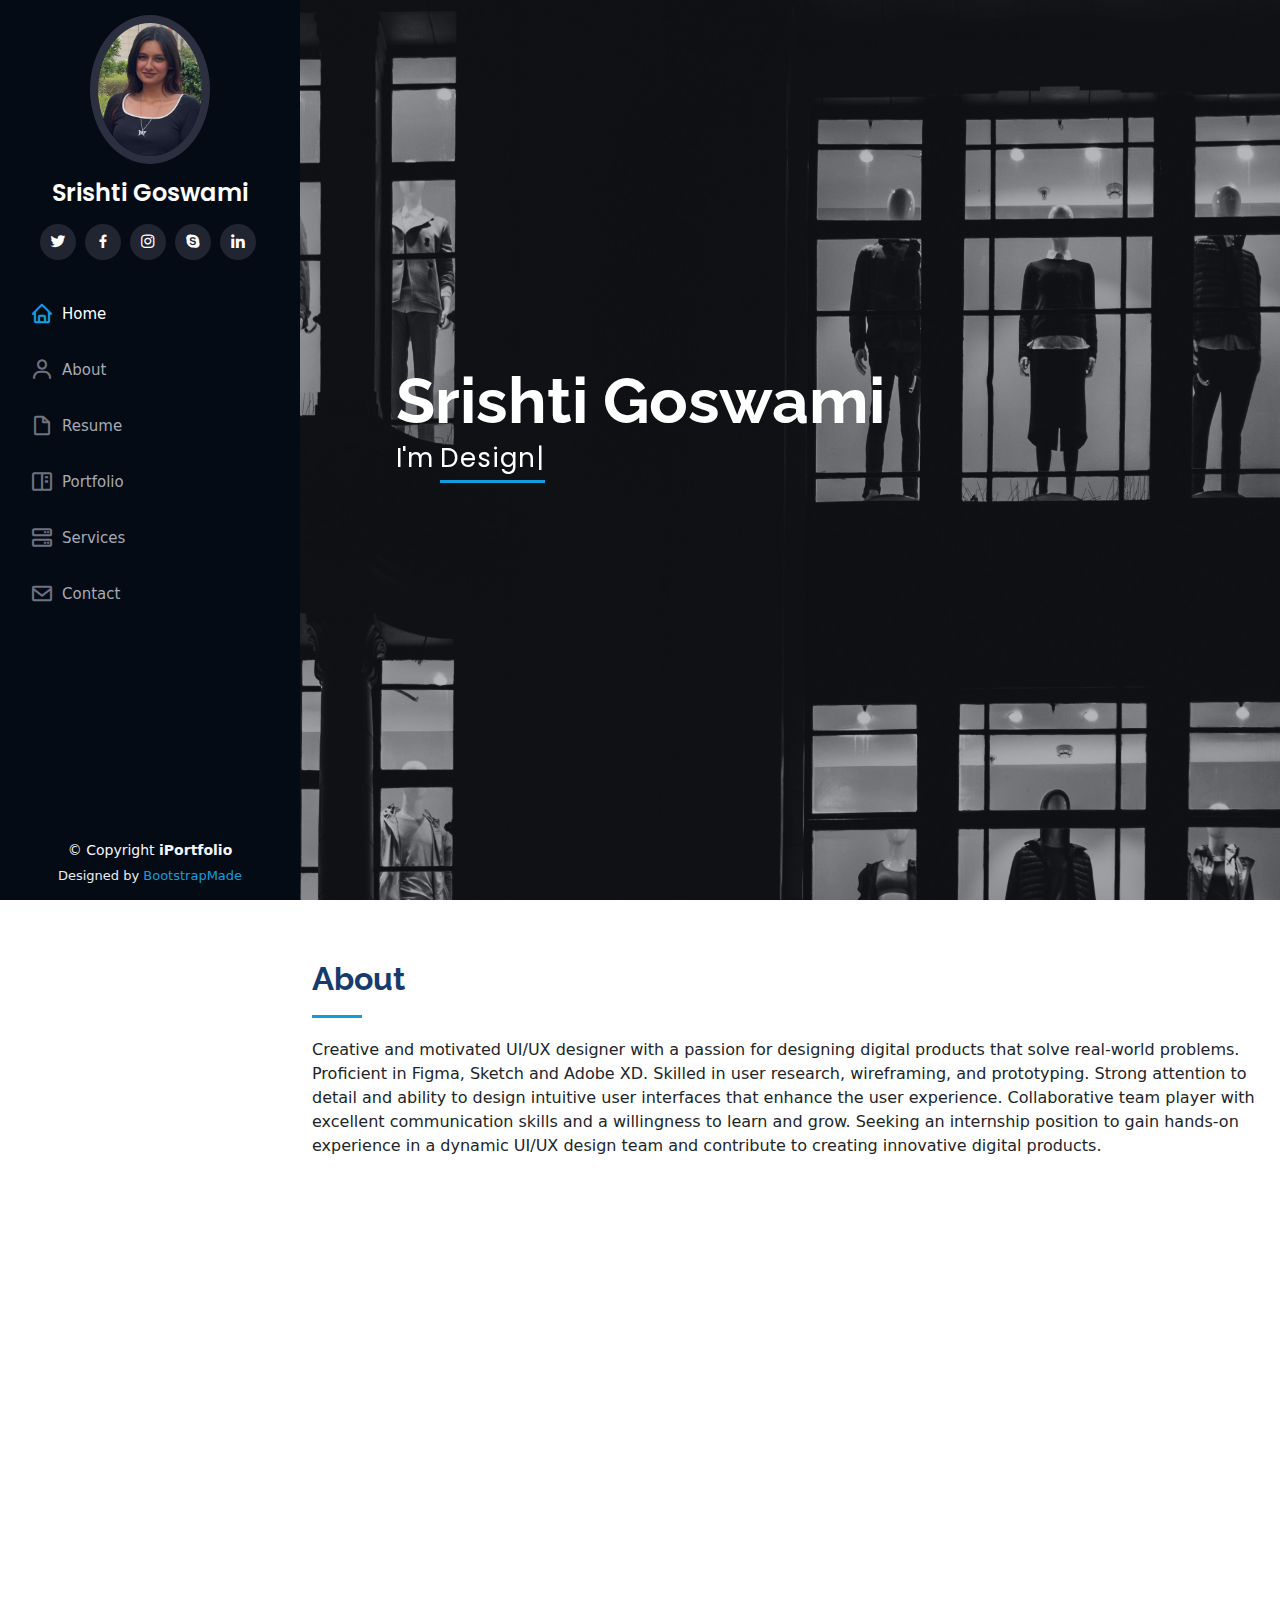
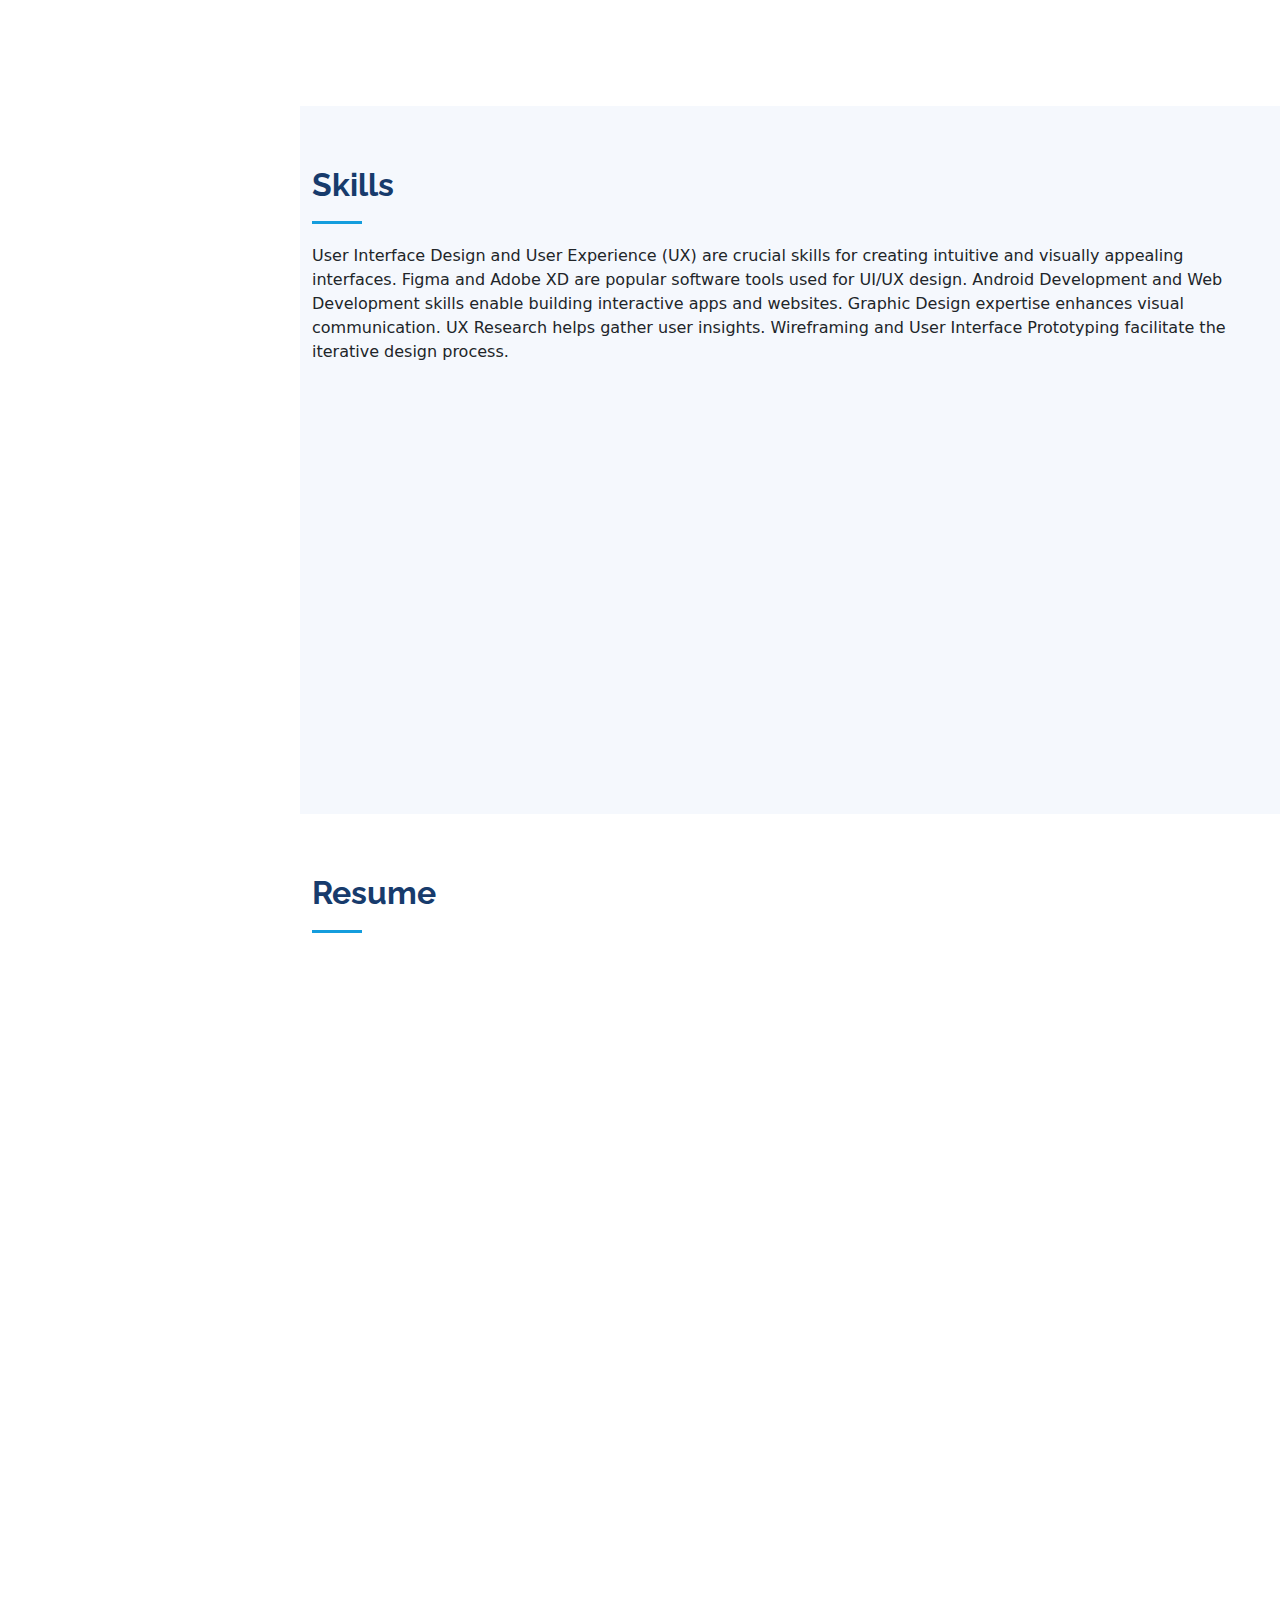
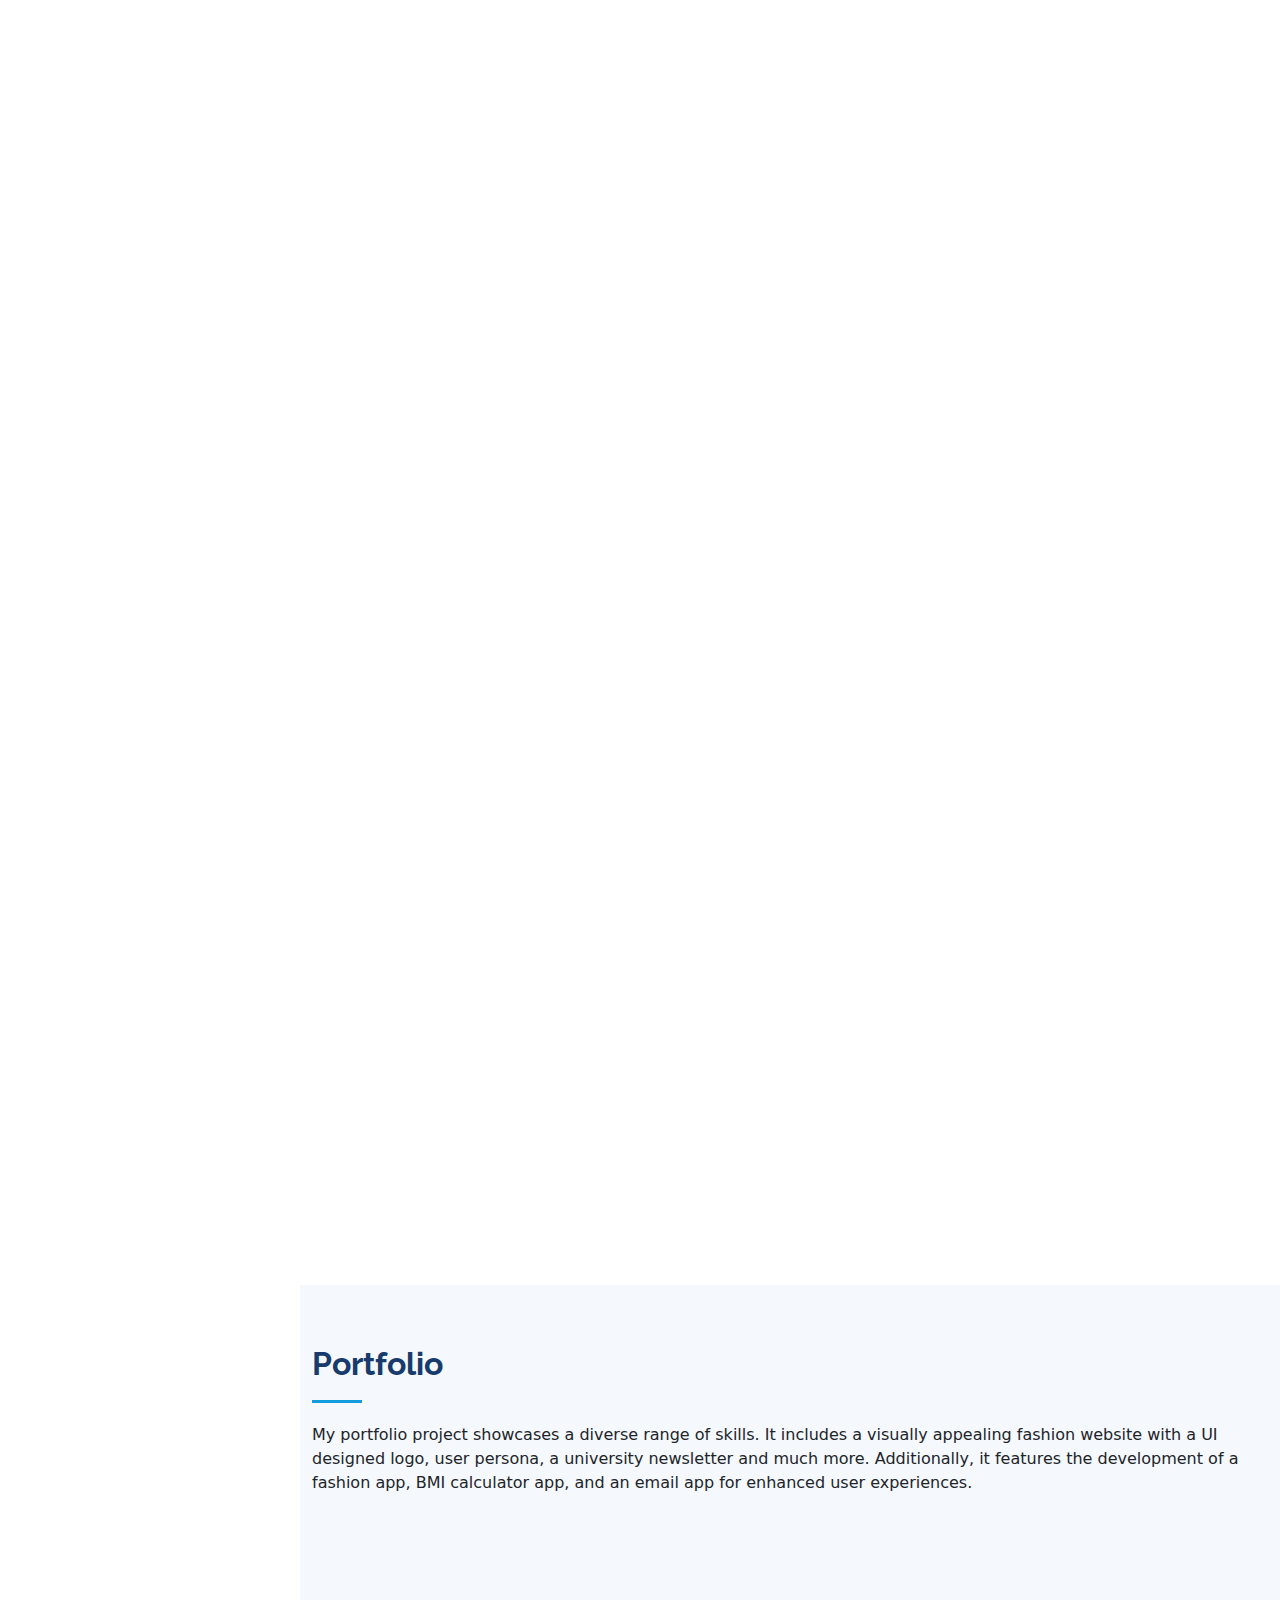
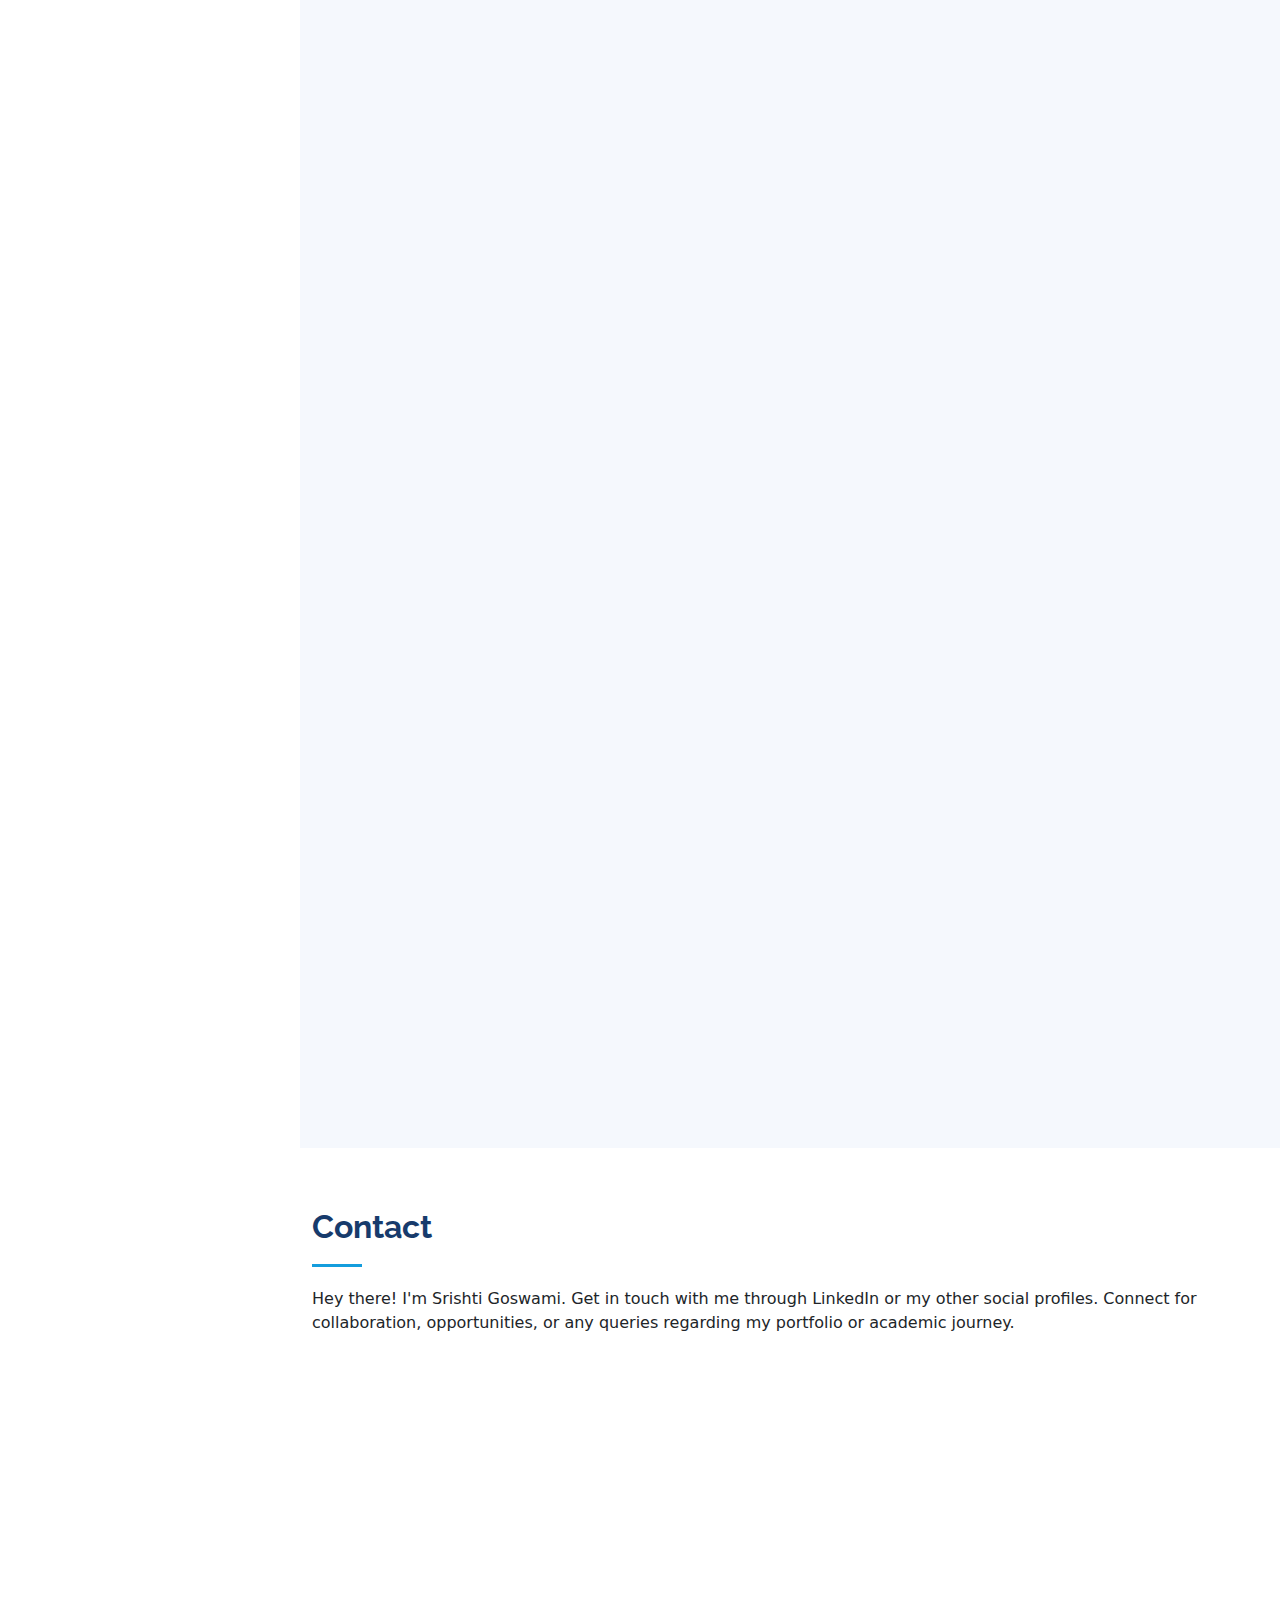
<file: index.html>
<!DOCTYPE html>
<html lang="en">

<head>
  <meta charset="utf-8">
  <meta content="width=device-width, initial-scale=1.0" name="viewport">

  <title>Srishti Goswami</title>
  <meta content="" name="description">
  <meta content="" name="keywords">

  <!-- Favicons -->
  <link href="assets/img/favicon.png" rel="icon">
  <link href="assets/img/apple-touch-icon.png" rel="apple-touch-icon">

  <!-- Google Fonts -->
  <link href="https://fonts.googleapis.com/css?family=Open+Sans:300,300i,400,400i,600,600i,700,700i|Raleway:300,300i,400,400i,500,500i,600,600i,700,700i|Poppins:300,300i,400,400i,500,500i,600,600i,700,700i" rel="stylesheet">

  <!-- Vendor CSS Files -->
  <link href="assets/vendor/aos/aos.css" rel="stylesheet">
  <link href="assets/vendor/bootstrap/css/bootstrap.min.css" rel="stylesheet">
  <link href="assets/vendor/bootstrap-icons/bootstrap-icons.css" rel="stylesheet">
  <link href="assets/vendor/boxicons/css/boxicons.min.css" rel="stylesheet">
  <link href="assets/vendor/glightbox/css/glightbox.min.css" rel="stylesheet">
  <link href="assets/vendor/swiper/swiper-bundle.min.css" rel="stylesheet">

  <!-- Template Main CSS File -->
  <link href="assets/css/style.css" rel="stylesheet">

 
</head>

<body>

  <!-- ======= Mobile nav toggle button ======= -->
  <i class="bi bi-list mobile-nav-toggle d-xl-none"></i>

  <!-- ======= Header ======= -->
  <header id="header">
    <div class="d-flex flex-column">

      <div class="profile">
        <img src="assets/img/21.jpeg" alt="" class="img-fluid rounded-circle">
        <h1 class="text-light"><a href="index.html">Srishti Goswami</a></h1>
        <div class="social-links mt-3 text-center">
          <a href="#" class="twitter"><i class="bx bxl-twitter"></i></a>
          <a href="#" class="facebook"><i class="bx bxl-facebook"></i></a>
          <a href="#" class="instagram"><i class="bx bxl-instagram"></i></a>
          <a href="#" class="google-plus"><i class="bx bxl-skype"></i></a>
          <a href="#" class="linkedin"><i class="bx bxl-linkedin"></i></a>
        </div>
      </div>

      <nav id="navbar" class="nav-menu navbar">
        <ul>
          <li><a href="#hero" class="nav-link scrollto active"><i class="bx bx-home"></i> <span>Home</span></a></li>
          <li><a href="#about" class="nav-link scrollto"><i class="bx bx-user"></i> <span>About</span></a></li>
          <li><a href="#resume" class="nav-link scrollto"><i class="bx bx-file-blank"></i> <span>Resume</span></a></li>
          <li><a href="#portfolio" class="nav-link scrollto"><i class="bx bx-book-content"></i> <span>Portfolio</span></a></li>
          <li><a href="#services" class="nav-link scrollto"><i class="bx bx-server"></i> <span>Services</span></a></li>
          <li><a href="#contact" class="nav-link scrollto"><i class="bx bx-envelope"></i> <span>Contact</span></a></li>
        </ul>
      </nav><!-- .nav-menu -->
    </div>
  </header><!-- End Header -->

  <!-- ======= Hero Section ======= -->
  <section id="hero" class="d-flex flex-column justify-content-center align-items-center">
    <div class="hero-container" data-aos="fade-in">
      <h1>Srishti Goswami</h1>
      <p>I'm <span class="typed" data-typed-items="Designer, Developer"></span></p>
    </div>
  </section><!-- End Hero -->

  <main id="main">

    <!-- ======= About Section ======= -->
    <section id="about" class="about">
      <div class="container">

        <div class="section-title">
          <h2>About</h2>
          <p>Creative and motivated UI/UX designer with a passion for designing digital products that solve real-world
            problems. Proficient in Figma, Sketch and Adobe XD. Skilled in user research, wireframing, and prototyping.
            Strong attention to detail and ability to design intuitive user interfaces that enhance the user experience.
            Collaborative team player with excellent communication skills and a willingness to learn and grow. Seeking
            an internship position to gain hands-on experience in a dynamic UI/UX design team and contribute to creating
            innovative digital products.</p>
        </div>

        <div class="row">
          <div class="col-lg-4" data-aos="fade-right">
            <img src="assets/img/17.jpg" class="img-fluid" alt="">
          </div>
          <div class="col-lg-8 pt-4 pt-lg-0 content" data-aos="fade-left">
            <h3>UI/UX Designer &amp; Web Developer.</h3>
            <p class="fst-italic">
              As a UI/UX designer and web developer, I'm passionate about crafting seamless user experiences and visually captivating interfaces. With a keen eye for detail and a strong foundation in front-end development, I strive to create innovative digital solutions that marry form and function, enhancing user engagement and satisfaction.
            </p>
            <div class="row">
              <div class="col-lg-6">
                <ul>
                  <li><i class="bi bi-chevron-right"></i> <strong>Birthday:</strong> <span>13 Feb 2002</span></li>
                  <li><i class="bi bi-chevron-right"></i> <strong>GitHub:</strong> <span>https://github.com/SrishtiGoswami</span></li>
                  <li><i class="bi bi-chevron-right"></i> <strong>Phone:</strong> <span>+91 9770846529</span></li>
                  <li><i class="bi bi-chevron-right"></i> <strong>City:</strong> <span>Indore, India</span></li>
                </ul>
              </div>
              <div class="col-lg-6">
                <ul>
                  <li><i class="bi bi-chevron-right"></i> <strong>Age:</strong> <span>21</span></li>
                  <li><i class="bi bi-chevron-right"></i> <strong>Degree:</strong> <span>Bachelor</span></li>
                  <li><i class="bi bi-chevron-right"></i> <strong>Email Id:</strong> <span>shristigoswami77@gmail.com</span></li>
                  <li><i class="bi bi-chevron-right"></i> <strong>Freelance and Internship:</strong> <span>Available</span></li>
                </ul>
              </div>
            </div>

          </div>
        </div>

      </div>
    </section><!-- End About Section -->

    <!-- ======= Skills Section ======= -->
    <section id="skills" class="skills section-bg">
      <div class="container">

        <div class="section-title">
          <h2>Skills</h2>
          <p>User Interface Design and User Experience (UX) are crucial skills for creating intuitive and visually appealing interfaces. Figma and Adobe XD are popular software tools used for UI/UX design. Android Development and Web Development skills enable building interactive apps and websites. Graphic Design expertise enhances visual communication. UX Research helps gather user insights. Wireframing and User Interface Prototyping facilitate the iterative design process.</p>
        </div>

        <div class="row skills-content">

          <div class="col-lg-6" data-aos="fade-up">

            <div class="progress">
              <span class="skill">UI/UX <i class="val">90%</i></span>
              <div class="progress-bar-wrap">
                <div class="progress-bar" role="progressbar" aria-valuenow="90" aria-valuemin="0" aria-valuemax="100"></div>
              </div>
            </div>

            <div class="progress">
              <span class="skill">Graphic Design <i class="val">80%</i></span>
              <div class="progress-bar-wrap">
                <div class="progress-bar" role="progressbar" aria-valuenow="80" aria-valuemin="0" aria-valuemax="100"></div>
              </div>
            </div>

            <div class="progress">
              <span class="skill">Figma (Software) <i class="val">90%</i></span>
              <div class="progress-bar-wrap">
                <div class="progress-bar" role="progressbar" aria-valuenow="90" aria-valuemin="0" aria-valuemax="100"></div>
              </div>
            </div>

            <div class="progress">
              <span class="skill">Adobe XD (Software) <i class="val">60%</i></span>
              <div class="progress-bar-wrap">
                <div class="progress-bar" role="progressbar" aria-valuenow="60" aria-valuemin="0" aria-valuemax="100"></div>
              </div>
            </div>

            <div class="progress">
              <span class="skill">UX Research <i class="val">70%</i></span>
              <div class="progress-bar-wrap">
                <div class="progress-bar" role="progressbar" aria-valuenow="70" aria-valuemin="0" aria-valuemax="100"></div>
              </div>
            </div>

            <div class="progress">
              <span class="skill">Wireframing and Prototyping <i class="val">80%</i></span>
              <div class="progress-bar-wrap">
                <div class="progress-bar" role="progressbar" aria-valuenow="80" aria-valuemin="0" aria-valuemax="100"></div>
              </div>
            </div>
            
          </div>

          <div class="col-lg-6" data-aos="fade-up" data-aos-delay="100">

            <div class="progress">
              <span class="skill">PHP <i class="val">55%</i></span>
              <div class="progress-bar-wrap">
                <div class="progress-bar" role="progressbar" aria-valuenow="55" aria-valuemin="0" aria-valuemax="100"></div>
              </div>
            </div>

            <div class="progress">
              <span class="skill">HTML <i class="val">70%</i></span>
              <div class="progress-bar-wrap">
                <div class="progress-bar" role="progressbar" aria-valuenow="70" aria-valuemin="0" aria-valuemax="100"></div>
              </div>
            </div>

            <div class="progress">
              <span class="skill">CSS <i class="val">70%</i></span>
              <div class="progress-bar-wrap">
                <div class="progress-bar" role="progressbar" aria-valuenow="70" aria-valuemin="0" aria-valuemax="100"></div>
              </div>
            </div>

            <div class="progress">
              <span class="skill">JavaScript <i class="val">55%</i></span>
              <div class="progress-bar-wrap">
                <div class="progress-bar" role="progressbar" aria-valuenow="55" aria-valuemin="0" aria-valuemax="100"></div>
              </div>
            </div>

            <div class="progress">
              <span class="skill">Android Development <i class="val">70%</i></span>
              <div class="progress-bar-wrap">
                <div class="progress-bar" role="progressbar" aria-valuenow="70" aria-valuemin="0" aria-valuemax="100"></div>
              </div>
            </div>

            <div class="progress">
              <span class="skill">Web Development <i class="val">70%</i></span>
              <div class="progress-bar-wrap">
                <div class="progress-bar" role="progressbar" aria-valuenow="70" aria-valuemin="0" aria-valuemax="100"></div>
              </div>
            </div>

          </div>

        </div>

      </div>
    </section><!-- End Skills Section -->

    <!-- ======= Resume Section ======= -->
    <section id="resume" class="resume">
      <div class="container">

        <div class="section-title">
          <h2>Resume</h2>
          
        </div>

        <div class="row">
          <div class="col-lg-6" data-aos="fade-up">
            <h3 class="resume-title">Sumary</h3>
            <div class="resume-item pb-0">
              <h4>Srishti Goswami</h4>
              <p><em>Innovative and deadline-driven UI/UX Designer and Web Developer with 2+ years of experience designing and developing user-centered designs that are digital/print marketing material from initial concept to final, polished deliverable.</em></p>
              <ul>
                <li>Indore, India</li>
                <li>+91 9770846529</li>
                <li>shristigoswami77@gmail.com</li>
              </ul>
            </div>

            <h3 class="resume-title">Early Education</h3>

            <div class="resume-item">
              <h4>Xth Board (ICSE)</h4>
              <h5>2017</h5>
              <p><em>Mahatma Gandhi Convent Higher Secondary School </em></p>
              <ul>
                <li>Score- 78%</li>
              </ul>
            </div>
            <div class="resume-item">
              <h4>XIIth Board (ISC)</h4>
              <h5>2019</h5>
              <p><em>Mahatma Gandhi Convent Higher Secondary School </em></p>
              <ul>
                <li>Score- 76%</li>
              </ul>
              <ul>
                <li>Primary subjects I studied during my final years of highschool were Physics, Chemistry and Maths along with Computer Science</li>
              </ul>
            </div>

          </div>
          <div class="col-lg-6" data-aos="fade-up" data-aos-delay="100">
            <h3 class="resume-title">Education</h3>
            <div class="resume-item">
              <h4>Bachelor of Technology &amp; Computer Science and Information Technology</h4>
              <h5>2020 - 2024</h5>
              <p><em>Symbiosis University of Applied Sciences, Indore, India</em></p>
              <p>As a dedicated and ambitious student, I have pursued a rigorous academic curriculum focused on gaining comprehensive knowledge and practical skills. I am currently enrolled in a program that includes coursework in:</p>

              </p>Web Technology: Understanding web development principles, HTML, CSS, and JavaScript for creating interactive websites.</p>
                
              </p>Data Structures: Mastery of fundamental data structures and algorithms for efficient problem-solving and optimizing program performance.</p>
                
              </p>Programming Concepts using C & C++: Proficiency in programming languages like C and C++, including concepts like loops, conditionals, functions, and memory management.</p>
                
              </p>Database Management System: Knowledge of database design, SQL queries, and data manipulation for creating efficient and scalable database systems.</p>

              </p>Mobile Application Development: Skills in developing mobile apps for platforms like Android and iOS using frameworks like React Native or native development languages.</p>
                
              </p>Soft Computing: Familiarity with computational intelligence techniques like neural networks, fuzzy logic, and genetic algorithms for solving complex problems.</p>
                
              </p>Artificial Intelligence: Understanding AI concepts, machine learning algorithms, and frameworks for developing intelligent systems and predictive models.</p>
                
              </p>Agile Technology: Experience with agile methodologies like Scrum or Kanban, enabling efficient project management, collaboration, and iterative development.</p>
                
              </p>Cloud Infrastructure & Services: Knowledge of cloud computing principles, platforms like AWS or Azure, and services like virtual machines, storage, and serverless computing.</p>
                
              </p>User Interface Design and User Experience: Expertise in creating visually appealing interfaces, optimizing usability, and enhancing user satisfaction through intuitive designs.</p>
                
              </p>Figma and Adobe XD (Software): Proficiency in using design software tools like Figma and Adobe XD for creating wireframes, prototypes, and visual designs.</p>
                
              </p>Python: Proficiency in the Python programming language, enabling efficient development, data analysis, and machine learning tasks due to its simplicity, versatility, and extensive libraries.</p>

              </p>Internet of Things: Understood the interconnectedness of physical devices, analyze data from sensors, and develop innovative solutions for various industries and everyday life.</p>

              <p>Machine Learning: Understanding algorithms and techniques to enable computers to learn from data and make predictions or decisions autonomously.</p>
              
              </p>I am eager to apply my academic learnings to real-world projects and contribute to the field of technology with my skills and passion.</p>
              
            </div>
          </div>
        </div>

      </div>
    </section><!-- End Resume Section -->

    <!-- ======= Portfolio Section ======= -->
    <section id="portfolio" class="portfolio section-bg">
      <div class="container">

        <div class="section-title">
          <h2>Portfolio</h2>
          <p>My portfolio project showcases a diverse range of skills. It includes a visually appealing fashion website with a UI designed logo, user persona, a university newsletter and much more. Additionally, it features the development of a fashion app, BMI calculator app, and an email app for enhanced user experiences.</p>
        </div>

        <div class="row" data-aos="fade-up">
          <div class="col-lg-12 d-flex justify-content-center">
            <ul id="portfolio-flters">
              <li data-filter="*" class="filter-active">All</li>
              <li data-filter=".filter-app">App</li>
              <li data-filter=".filter-card">Card</li>
              <li data-filter=".filter-web">Web</li>
            </ul>
          </div>
        </div>

        <div class="row portfolio-container" data-aos="fade-up" data-aos-delay="100">

          <div class="col-lg-4 col-md-6 portfolio-item filter-app">
            <div class="portfolio-wrap">
              <img src="assets/img/portfolio/1.png" class="img-fluid" alt="">
              <div class="portfolio-links">
                <a href="assets/img/portfolio/1.png" data-gallery="portfolioGallery" class="portfolio-lightbox" title="App 1"><i class="bx bx-plus"></i></a>
                <a href="portfolio-details.html" title="More Details"><i class="bx bx-link"></i></a>
              </div>
            </div>
          </div>

          <div class="col-lg-4 col-md-6 portfolio-item filter-web">
            <div class="portfolio-wrap">
              <img src="assets/img/portfolio/3.png" class="img-fluid" alt="">
              <div class="portfolio-links">
                <a href="assets/img/portfolio/3.png" data-gallery="portfolioGallery" class="portfolio-lightbox" title="Web 3"><i class="bx bx-plus"></i></a>
                <a href="portfolio-details.html" title="More Details"><i class="bx bx-link"></i></a>
              </div>
            </div>
          </div>

          <div class="col-lg-4 col-md-6 portfolio-item filter-app">
            <div class="portfolio-wrap">
              <img src="assets/img/portfolio/11.png" class="img-fluid" alt="">
              <div class="portfolio-links">
                <a href="assets/img/portfolio/11.png" data-gallery="portfolioGallery" class="portfolio-lightbox" title="App 2"><i class="bx bx-plus"></i></a>
                <a href="portfolio-details.html" title="More Details"><i class="bx bx-link"></i></a>
              </div>
            </div>
          </div>

          <div class="col-lg-4 col-md-6 portfolio-item filter-card">
            <div class="portfolio-wrap">
              <img src="assets/img/portfolio/15.jpg" class="img-fluid" alt="">
              <div class="portfolio-links">
                <a href="assets/img/portfolio/15.jpg" data-gallery="portfolioGallery" class="portfolio-lightbox" title="Card 2"><i class="bx bx-plus"></i></a>
                <a href="portfolio-details.html" title="More Details"><i class="bx bx-link"></i></a>
              </div>
            </div>
          </div>

          <div class="col-lg-4 col-md-6 portfolio-item filter-web">
            <div class="portfolio-wrap">
              <img src="assets/img/portfolio/5.png" class="img-fluid" alt="">
              <div class="portfolio-links">
                <a href="assets/img/portfolio/5.png" data-gallery="portfolioGallery" class="portfolio-lightbox" title="Web 2"><i class="bx bx-plus"></i></a>
                <a href="portfolio-details.html" title="More Details"><i class="bx bx-link"></i></a>
              </div>
            </div>
          </div>

          <div class="col-lg-4 col-md-6 portfolio-item filter-app">
            <div class="portfolio-wrap">
              <img src="assets/img/portfolio/12.png" class="img-fluid" alt="">
              <div class="portfolio-links">
                <a href="assets/img/portfolio/12.png" data-gallery="portfolioGallery" class="portfolio-lightbox" title="App 3"><i class="bx bx-plus"></i></a>
                <a href="portfolio-details.html" title="More Details"><i class="bx bx-link"></i></a>
              </div>
            </div>
          </div>

          <div class="col-lg-4 col-md-6 portfolio-item filter-card">
            <div class="portfolio-wrap">
              <img src="assets/img/portfolio/13.png" class="img-fluid" alt="">
              <div class="portfolio-links">
                <a href="assets/img/portfolio/13.png" data-gallery="portfolioGallery" class="portfolio-lightbox" title="Card 1"><i class="bx bx-plus"></i></a>
                <a href="portfolio-details.html" title="More Details"><i class="bx bx-link"></i></a>
              </div>
            </div>
          </div>

          <div class="col-lg-4 col-md-6 portfolio-item filter-card">
            <div class="portfolio-wrap">
              <img src="assets/img/portfolio/14.png" class="img-fluid" alt="">
              <div class="portfolio-links">
                <a href="assets/img/portfolio/14.png" data-gallery="portfolioGallery" class="portfolio-lightbox" title="Card 3"><i class="bx bx-plus"></i></a>
                <a href="portfolio-details.html" title="More Details"><i class="bx bx-link"></i></a>
              </div>
            </div>
          </div>

          <div class="col-lg-4 col-md-6 portfolio-item filter-web">
            <div class="portfolio-wrap">
              <img src="assets/img/portfolio/8.png" class="img-fluid" alt="">
              <div class="portfolio-links">
                <a href="assets/img/portfolio/8.png" data-gallery="portfolioGallery" class="portfolio-lightbox" title="Web 3"><i class="bx bx-plus"></i></a>
                <a href="portfolio-details.html" title="More Details"><i class="bx bx-link"></i></a>
              </div>
            </div>
          </div>

        </div>

      </div>
    </section><!-- End Portfolio Section -->
    
    
    <!-- ======= Contact Section ======= -->
    <section id="contact" class="contact">
      <div class="container">

        <div class="section-title">
          <h2>Contact</h2>
          <p>Hey there! I'm Srishti Goswami. Get in touch with me through LinkedIn or my other social profiles. Connect for collaboration, opportunities, or any queries regarding my portfolio or academic journey.</p>
        </div>

        <div class="row" data-aos="fade-in">

          <div class="col-lg-5 d-flex align-items-stretch">
            <div class="info">
              <div class="address">
                <i class="bi bi-geo-alt"></i>
                <h4>Location:</h4>
                <p>Super Corridor near Airport, Indore, India 453112</p>
              </div>

              <div class="email">
                <i class="bi bi-envelope"></i>
                <h4>Email:</h4>
                <p>shristigoswami77@gmail.com</p>
              </div>

              <div class="phone">
                <i class="bi bi-phone"></i>
                <h4>Call:</h4>
                <p>+91 9770846529</p>
              </div>

              <iframe src="https://goo.gl/maps/CbsQwqKERuQCaCJK6?coh=178572&entry=tt" frameborder="0" style="border:0; width: 100%; height: 290px;" allowfullscreen></iframe>
            </div>

          </div>

          <div class="col-lg-7 mt-5 mt-lg-0 d-flex align-items-stretch">
            <form action="forms/contact.php" method="post" role="form" class="php-email-form">
              <div class="row">
                <div class="form-group col-md-6">
                  <label for="name">Your Name</label>
                  <input type="text" name="name" class="form-control" id="name" required>
                </div>
                <div class="form-group col-md-6">
                  <label for="name">Your Email</label>
                  <input type="email" class="form-control" name="email" id="email" required>
                </div>
              </div>
              <div class="form-group">
                <label for="name">Subject</label>
                <input type="text" class="form-control" name="subject" id="subject" required>
              </div>
              <div class="form-group">
                <label for="name">Message</label>
                <textarea class="form-control" name="message" rows="10" required></textarea>
              </div>
              <div class="my-3">
                <div class="loading">Loading</div>
                <div class="error-message"></div>
                <div class="sent-message">Your message has been sent. Thank you!</div>
              </div>
              <div class="text-center"><button type="submit">Send Message</button></div>
            </form>
          </div>

        </div>

      </div>
    </section><!-- End Contact Section -->

  </main><!-- End #main -->

  <!-- ======= Footer ======= -->
  <footer id="footer">
    <div class="container">
      <div class="copyright">
        &copy; Copyright <strong><span>iPortfolio</span></strong>
      </div>
      <div class="credits">
        <!-- All the links in the footer should remain intact. -->
        <!-- You can delete the links only if you purchased the pro version. -->
        <!-- Licensing information: https://bootstrapmade.com/license/ -->
        <!-- Purchase the pro version with working PHP/AJAX contact form: https://bootstrapmade.com/iportfolio-bootstrap-portfolio-websites-template/ -->
        Designed by <a href="https://bootstrapmade.com/">BootstrapMade</a>
      </div>
    </div>
  </footer><!-- End  Footer -->

  <a href="#" class="back-to-top d-flex align-items-center justify-content-center"><i class="bi bi-arrow-up-short"></i></a>

  <!-- Vendor JS Files -->
  <script src="assets/vendor/purecounter/purecounter_vanilla.js"></script>
  <script src="assets/vendor/aos/aos.js"></script>
  <script src="assets/vendor/bootstrap/js/bootstrap.bundle.min.js"></script>
  <script src="assets/vendor/glightbox/js/glightbox.min.js"></script>
  <script src="assets/vendor/isotope-layout/isotope.pkgd.min.js"></script>
  <script src="assets/vendor/swiper/swiper-bundle.min.js"></script>
  <script src="assets/vendor/typed.js/typed.min.js"></script>
  <script src="assets/vendor/waypoints/noframework.waypoints.js"></script>
  <script src="assets/vendor/php-email-form/validate.js"></script>

  <!-- Template Main JS File -->
  <script src="assets/js/main.js"></script>

</body>

</html>
</file>
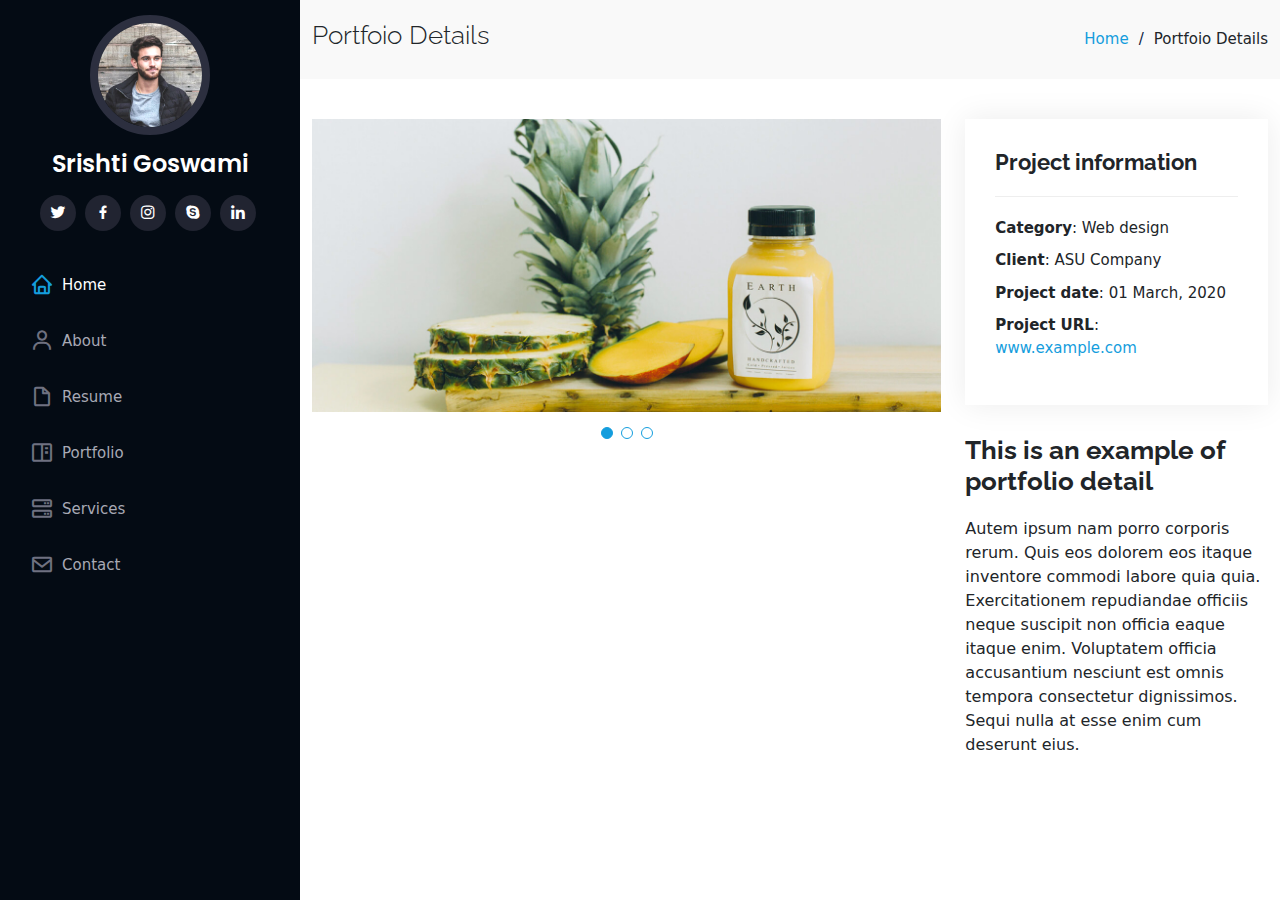
<file: portfolio-details.html>
<!DOCTYPE html>
<html lang="en">

<head>
  <meta charset="utf-8">
  <meta content="width=device-width, initial-scale=1.0" name="viewport">

  <title>Srishti Goswami</title>
  <meta content="" name="description">
  <meta content="" name="keywords">

  <!-- Favicons -->
  <link href="assets/img/favicon.png" rel="icon">
  <link href="assets/img/apple-touch-icon.png" rel="apple-touch-icon">

  <!-- Google Fonts -->
  <link href="https://fonts.googleapis.com/css?family=Open+Sans:300,300i,400,400i,600,600i,700,700i|Raleway:300,300i,400,400i,500,500i,600,600i,700,700i|Poppins:300,300i,400,400i,500,500i,600,600i,700,700i" rel="stylesheet">

  <!-- Vendor CSS Files -->
  <link href="assets/vendor/aos/aos.css" rel="stylesheet">
  <link href="assets/vendor/bootstrap/css/bootstrap.min.css" rel="stylesheet">
  <link href="assets/vendor/bootstrap-icons/bootstrap-icons.css" rel="stylesheet">
  <link href="assets/vendor/boxicons/css/boxicons.min.css" rel="stylesheet">
  <link href="assets/vendor/glightbox/css/glightbox.min.css" rel="stylesheet">
  <link href="assets/vendor/swiper/swiper-bundle.min.css" rel="stylesheet">

  <!-- Template Main CSS File -->
  <link href="assets/css/style.css" rel="stylesheet">

</head>

<body>

  <!-- ======= Mobile nav toggle button ======= -->
  <i class="bi bi-list mobile-nav-toggle d-xl-none"></i>

  <!-- ======= Header ======= -->
  <header id="header">
    <div class="d-flex flex-column">

      <div class="profile">
        <img src="assets/img/profile-img.jpg" alt="" class="img-fluid rounded-circle">
        <h1 class="text-light"><a href="index.html">Srishti Goswami</a></h1>
        <div class="social-links mt-3 text-center">
          <a href="#" class="twitter"><i class="bx bxl-twitter"></i></a>
          <a href="#" class="facebook"><i class="bx bxl-facebook"></i></a>
          <a href="#" class="instagram"><i class="bx bxl-instagram"></i></a>
          <a href="#" class="google-plus"><i class="bx bxl-skype"></i></a>
          <a href="#" class="linkedin"><i class="bx bxl-linkedin"></i></a>
        </div>
      </div>

      <nav id="navbar" class="nav-menu navbar">
        <ul>
          <li><a href="#hero" class="nav-link scrollto active"><i class="bx bx-home"></i> <span>Home</span></a></li>
          <li><a href="#about" class="nav-link scrollto"><i class="bx bx-user"></i> <span>About</span></a></li>
          <li><a href="#resume" class="nav-link scrollto"><i class="bx bx-file-blank"></i> <span>Resume</span></a></li>
          <li><a href="#portfolio" class="nav-link scrollto"><i class="bx bx-book-content"></i> <span>Portfolio</span></a></li>
          <li><a href="#services" class="nav-link scrollto"><i class="bx bx-server"></i> <span>Services</span></a></li>
          <li><a href="#contact" class="nav-link scrollto"><i class="bx bx-envelope"></i> <span>Contact</span></a></li>
        </ul>
      </nav><!-- .nav-menu -->
    </div>
  </header><!-- End Header -->

  <main id="main">

    <!-- ======= Breadcrumbs ======= -->
    <section id="breadcrumbs" class="breadcrumbs">
      <div class="container">

        <div class="d-flex justify-content-between align-items-center">
          <h2>Portfoio Details</h2>
          <ol>
            <li><a href="index.html">Home</a></li>
            <li>Portfoio Details</li>
          </ol>
        </div>

      </div>
    </section><!-- End Breadcrumbs -->

    <!-- ======= Portfolio Details Section ======= -->
    <section id="portfolio-details" class="portfolio-details">
      <div class="container">

        <div class="row gy-4">

          <div class="col-lg-8">
            <div class="portfolio-details-slider swiper">
              <div class="swiper-wrapper align-items-center">

                <div class="swiper-slide">
                  <img src="assets/img/portfolio/portfolio-details-1.jpg" alt="">
                </div>

                <div class="swiper-slide">
                  <img src="assets/img/portfolio/portfolio-details-2.jpg" alt="">
                </div>

                <div class="swiper-slide">
                  <img src="assets/img/portfolio/portfolio-details-3.jpg" alt="">
                </div>

              </div>
              <div class="swiper-pagination"></div>
            </div>
          </div>

          <div class="col-lg-4">
            <div class="portfolio-info">
              <h3>Project information</h3>
              <ul>
                <li><strong>Category</strong>: Web design</li>
                <li><strong>Client</strong>: ASU Company</li>
                <li><strong>Project date</strong>: 01 March, 2020</li>
                <li><strong>Project URL</strong>: <a href="#">www.example.com</a></li>
              </ul>
            </div>
            <div class="portfolio-description">
              <h2>This is an example of portfolio detail</h2>
              <p>
                Autem ipsum nam porro corporis rerum. Quis eos dolorem eos itaque inventore commodi labore quia quia. Exercitationem repudiandae officiis neque suscipit non officia eaque itaque enim. Voluptatem officia accusantium nesciunt est omnis tempora consectetur dignissimos. Sequi nulla at esse enim cum deserunt eius.
              </p>
            </div>
          </div>

        </div>

      </div>
    </section><!-- End Portfolio Details Section -->

  </main><!-- End #main -->

  

  <a href="#" class="back-to-top d-flex align-items-center justify-content-center"><i class="bi bi-arrow-up-short"></i></a>

  <!-- Vendor JS Files -->
  <script src="assets/vendor/purecounter/purecounter_vanilla.js"></script>
  <script src="assets/vendor/aos/aos.js"></script>
  <script src="assets/vendor/bootstrap/js/bootstrap.bundle.min.js"></script>
  <script src="assets/vendor/glightbox/js/glightbox.min.js"></script>
  <script src="assets/vendor/isotope-layout/isotope.pkgd.min.js"></script>
  <script src="assets/vendor/swiper/swiper-bundle.min.js"></script>
  <script src="assets/vendor/typed.js/typed.min.js"></script>
  <script src="assets/vendor/waypoints/noframework.waypoints.js"></script>
  <script src="assets/vendor/php-email-form/validate.js"></script>

  <!-- Template Main JS File -->
  <script src="assets/js/main.js"></script>

</body>

</html>
</file>
<file: assets/css/style.css>
--------------------------------------------------------------*/
body {
  font-family: "Open Sans", sans-serif;
  color: #272829;
}

a {
  color: #149ddd;
  text-decoration: none;
}

a:hover {
  color: #37b3ed;
  text-decoration: none;
}

h1,
h2,
h3,
h4,
h5,
h6 {
  font-family: "Raleway", sans-serif;
}

/*--------------------------------------------------------------
# Back to top button
--------------------------------------------------------------*/
.back-to-top {
  position: fixed;
  visibility: hidden;
  opacity: 0;
  right: 15px;
  bottom: 15px;
  z-index: 996;
  background: #149ddd;
  width: 40px;
  height: 40px;
  border-radius: 50px;
  transition: all 0.4s;
}

.back-to-top i {
  font-size: 28px;
  color: #fff;
  line-height: 0;
}

.back-to-top:hover {
  background: #2eafec;
  color: #fff;
}

.back-to-top.active {
  visibility: visible;
  opacity: 1;
}

/*--------------------------------------------------------------
# Header
--------------------------------------------------------------*/
#header {
  position: fixed;
  top: 0;
  left: 0;
  bottom: 0;
  width: 300px;
  transition: all ease-in-out 0.5s;
  z-index: 9997;
  transition: all 0.5s;
  padding: 0 15px;
  background: #040b14;
  overflow-y: auto;
}

#header .profile img {
  margin: 15px auto;
  display: block;
  width: 120px;
  border: 8px solid #2c2f3f;
}

#header .profile h1 {
  font-size: 24px;
  margin: 0;
  padding: 0;
  font-weight: 600;
  -moz-text-align-last: center;
  text-align-last: center;
  font-family: "Poppins", sans-serif;
}

#header .profile h1 a,
#header .profile h1 a:hover {
  color: #fff;
  text-decoration: none;
}

#header .profile .social-links a {
  font-size: 18px;
  display: inline-block;
  background: #212431;
  color: #fff;
  line-height: 1;
  padding: 8px 0;
  margin-right: 4px;
  border-radius: 50%;
  text-align: center;
  width: 36px;
  height: 36px;
  transition: 0.3s;
}

#header .profile .social-links a:hover {
  background: #149ddd;
  color: #fff;
  text-decoration: none;
}

#main {
  margin-left: 300px;
}

@media (max-width: 1199px) {
  #header {
    left: -300px;
  }

  #main {
    margin-left: 0;
  }
}

/*--------------------------------------------------------------
# Navigation Menu
--------------------------------------------------------------*/
/* Desktop Navigation */
.nav-menu {
  padding: 30px 0 0 0;
}

.nav-menu * {
  margin: 0;
  padding: 0;
  list-style: none;
}

.nav-menu>ul>li {
  position: relative;
  white-space: nowrap;
}

.nav-menu a,
.nav-menu a:focus {
  display: flex;
  align-items: center;
  color: #a8a9b4;
  padding: 12px 15px;
  margin-bottom: 8px;
  transition: 0.3s;
  font-size: 15px;
}

.nav-menu a i,
.nav-menu a:focus i {
  font-size: 24px;
  padding-right: 8px;
  color: #6f7180;
}

.nav-menu a:hover,
.nav-menu .active,
.nav-menu .active:focus,
.nav-menu li:hover>a {
  text-decoration: none;
  color: #fff;
}

.nav-menu a:hover i,
.nav-menu .active i,
.nav-menu .active:focus i,
.nav-menu li:hover>a i {
  color: #149ddd;
}

/* Mobile Navigation */
.mobile-nav-toggle {
  position: fixed;
  right: 15px;
  top: 15px;
  z-index: 9998;
  border: 0;
  font-size: 24px;
  transition: all 0.4s;
  outline: none !important;
  background-color: #149ddd;
  color: #fff;
  width: 40px;
  height: 40px;
  display: inline-flex;
  align-items: center;
  justify-content: center;
  line-height: 0;
  border-radius: 50px;
  cursor: pointer;
}

.mobile-nav-active {
  overflow: hidden;
}

.mobile-nav-active #header {
  left: 0;
}

/*--------------------------------------------------------------
# Hero Section
--------------------------------------------------------------*/
#hero {
  width: 100%;
  height: 100vh;
  background: url("../img/20.jpg") top center;
  background-size: cover;
}

#hero:before {
  content: "";
  background: rgba(5, 13, 24, 0.3);
  position: absolute;
  bottom: 0;
  top: 0;
  left: 0;
  right: 0;
  z-index: 1;
}

#hero .hero-container {
  position: relative;
  z-index: 2;
  min-width: 300px;
}

#hero h1 {
  margin: 0 0 10px 0;
  font-size: 64px;
  font-weight: 700;
  line-height: 56px;
  color: #fff;
}

#hero p {
  color: #fff;
  margin-bottom: 50px;
  font-size: 26px;
  font-family: "Poppins", sans-serif;
}

#hero p span {
  color: #fff;
  padding-bottom: 4px;
  letter-spacing: 1px;
  border-bottom: 3px solid #149ddd;
}

@media (min-width: 1024px) {
  #hero {
    background-attachment: fixed;
  }
}

@media (max-width: 768px) {
  #hero h1 {
    font-size: 28px;
    line-height: 36px;
  }

  #hero h2 {
    font-size: 18px;
    line-height: 24px;
    margin-bottom: 30px;
  }
}

/*--------------------------------------------------------------
# Sections General
--------------------------------------------------------------*/
section {
  padding: 60px 0;
  overflow: hidden;
}

.section-bg {
  background: #f5f8fd;
}

.section-title {
  padding-bottom: 30px;
}

.section-title h2 {
  font-size: 32px;
  font-weight: bold;
  margin-bottom: 20px;
  padding-bottom: 20px;
  position: relative;
  color: #173b6c;
}

.section-title h2::after {
  content: "";
  position: absolute;
  display: block;
  width: 50px;
  height: 3px;
  background: #149ddd;
  bottom: 0;
  left: 0;
}

.section-title p {
  margin-bottom: 0;
}

/*--------------------------------------------------------------
# About
--------------------------------------------------------------*/
.about .content h3 {
  font-weight: 700;
  font-size: 26px;
  color: #173b6c;
}

.about .content ul {
  list-style: none;
  padding: 0;
}

.about .content ul li {
  margin-bottom: 20px;
  display: flex;
  align-items: center;
}

.about .content ul strong {
  margin-right: 10px;
}

.about .content ul i {
  font-size: 16px;
  margin-right: 5px;
  color: #149ddd;
  line-height: 0;
}

.about .content p:last-child {
  margin-bottom: 0;
}

/*--------------------------------------------------------------
# Facts
--------------------------------------------------------------*/
.facts {
  padding-bottom: 30px;
}

.facts .count-box {
  padding: 30px;
  width: 100%;
}

.facts .count-box i {
  display: block;
  font-size: 44px;
  color: #149ddd;
  float: left;
  line-height: 0;
}

.facts .count-box span {
  font-size: 48px;
  line-height: 40px;
  display: block;
  font-weight: 700;
  color: #050d18;
  margin-left: 60px;
}

.facts .count-box p {
  padding: 15px 0 0 0;
  margin: 0 0 0 60px;
  font-family: "Raleway", sans-serif;
  font-size: 14px;
  color: #122f57;
}

.facts .count-box a {
  font-weight: 600;
  display: block;
  margin-top: 20px;
  color: #122f57;
  font-size: 15px;
  font-family: "Poppins", sans-serif;
  transition: ease-in-out 0.3s;
}

.facts .count-box a:hover {
  color: #1f5297;
}

/*--------------------------------------------------------------
# Akills
--------------------------------------------------------------*/
.skills .progress {
  height: 60px;
  display: block;
  background: none;
  border-radius: 0;
}

.skills .progress .skill {
  padding: 0;
  margin: 0 0 6px 0;
  text-transform: uppercase;
  display: block;
  font-weight: 600;
  font-family: "Poppins", sans-serif;
  color: #050d18;
}

.skills .progress .skill .val {
  float: right;
  font-style: normal;
}

.skills .progress-bar-wrap {
  background: #dce8f8;
  height: 10px;
}

.skills .progress-bar {
  width: 1px;
  height: 10px;
  transition: 0.9s;
  background-color: #149ddd;
}

/*--------------------------------------------------------------
# Resume
--------------------------------------------------------------*/
.resume .resume-title {
  font-size: 26px;
  font-weight: 700;
  margin-top: 20px;
  margin-bottom: 20px;
  color: #050d18;
}

.resume .resume-item {
  padding: 0 0 20px 20px;
  margin-top: -2px;
  border-left: 2px solid #1f5297;
  position: relative;
}

.resume .resume-item h4 {
  line-height: 18px;
  font-size: 18px;
  font-weight: 600;
  text-transform: uppercase;
  font-family: "Poppins", sans-serif;
  color: #050d18;
  margin-bottom: 10px;
}

.resume .resume-item h5 {
  font-size: 16px;
  background: #e4edf9;
  padding: 5px 15px;
  display: inline-block;
  font-weight: 600;
  margin-bottom: 10px;
}

.resume .resume-item ul {
  padding-left: 20px;
}

.resume .resume-item ul li {
  padding-bottom: 10px;
}

.resume .resume-item:last-child {
  padding-bottom: 0;
}

.resume .resume-item::before {
  content: "";
  position: absolute;
  width: 16px;
  height: 16px;
  border-radius: 50px;
  left: -9px;
  top: 0;
  background: #fff;
  border: 2px solid #1f5297;
}

/*--------------------------------------------------------------
# Portfolio
--------------------------------------------------------------*/
.portfolio .portfolio-item {
  margin-bottom: 30px;
}

.portfolio #portfolio-flters {
  padding: 0;
  margin: 0 auto 35px auto;
  list-style: none;
  text-align: center;
  background: #fff;
  border-radius: 50px;
  padding: 2px 15px;
}

.portfolio #portfolio-flters li {
  cursor: pointer;
  display: inline-block;
  padding: 10px 15px 8px 15px;
  font-size: 14px;
  font-weight: 600;
  line-height: 1;
  text-transform: uppercase;
  color: #272829;
  margin-bottom: 5px;
  transition: all 0.3s ease-in-out;
}

.portfolio #portfolio-flters li:hover,
.portfolio #portfolio-flters li.filter-active {
  color: #149ddd;
}

.portfolio #portfolio-flters li:last-child {
  margin-right: 0;
}

.portfolio .portfolio-wrap {
  transition: 0.3s;
  position: relative;
  overflow: hidden;
  z-index: 1;
}

.portfolio .portfolio-wrap::before {
  content: "";
  background: rgba(255, 255, 255, 0.5);
  position: absolute;
  left: 0;
  right: 0;
  top: 0;
  bottom: 0;
  transition: all ease-in-out 0.3s;
  z-index: 2;
  opacity: 0;
}

.portfolio .portfolio-wrap .portfolio-links {
  opacity: 1;
  left: 0;
  right: 0;
  bottom: -60px;
  z-index: 3;
  position: absolute;
  transition: all ease-in-out 0.3s;
  display: flex;
  justify-content: center;
}

.portfolio .portfolio-wrap .portfolio-links a {
  color: #fff;
  font-size: 28px;
  text-align: center;
  background: rgba(20, 157, 221, 0.75);
  transition: 0.3s;
  width: 50%;
}

.portfolio .portfolio-wrap .portfolio-links a:hover {
  background: rgba(20, 157, 221, 0.95);
}

.portfolio .portfolio-wrap .portfolio-links a+a {
  border-left: 1px solid #37b3ed;
}

.portfolio .portfolio-wrap:hover::before {
  top: 0;
  left: 0;
  right: 0;
  bottom: 0;
  opacity: 1;
}

.portfolio .portfolio-wrap:hover .portfolio-links {
  opacity: 1;
  bottom: 0;
}

/*--------------------------------------------------------------
# Portfolio Details
--------------------------------------------------------------*/
.portfolio-details {
  padding-top: 40px;
}

.portfolio-details .portfolio-details-slider img {
  width: 100%;
}

.portfolio-details .portfolio-details-slider .swiper-pagination {
  margin-top: 20px;
  position: relative;
}

.portfolio-details .portfolio-details-slider .swiper-pagination .swiper-pagination-bullet {
  width: 12px;
  height: 12px;
  background-color: #fff;
  opacity: 1;
  border: 1px solid #149ddd;
}

.portfolio-details .portfolio-details-slider .swiper-pagination .swiper-pagination-bullet-active {
  background-color: #149ddd;
}

.portfolio-details .portfolio-info {
  padding: 30px;
  box-shadow: 0px 0 30px rgba(5, 13, 24, 0.08);
}

.portfolio-details .portfolio-info h3 {
  font-size: 22px;
  font-weight: 700;
  margin-bottom: 20px;
  padding-bottom: 20px;
  border-bottom: 1px solid #eee;
}

.portfolio-details .portfolio-info ul {
  list-style: none;
  padding: 0;
  font-size: 15px;
}

.portfolio-details .portfolio-info ul li+li {
  margin-top: 10px;
}

.portfolio-details .portfolio-description {
  padding-top: 30px;
}

.portfolio-details .portfolio-description h2 {
  font-size: 26px;
  font-weight: 700;
  margin-bottom: 20px;
}

.portfolio-details .portfolio-description p {
  padding: 0;
}

/*--------------------------------------------------------------
# Services
--------------------------------------------------------------*/
.services .icon-box {
  margin-bottom: 20px;
}

.services .icon {
  float: left;
  display: flex;
  align-items: center;
  justify-content: center;
  width: 54px;
  height: 54px;
  background: #149ddd;
  border-radius: 50%;
  transition: 0.5s;
  border: 1px solid #149ddd;
}

.services .icon i {
  color: #fff;
  font-size: 24px;
  line-height: 0;
}

.services .icon-box:hover .icon {
  background: #fff;
}

.services .icon-box:hover .icon i {
  color: #149ddd;
}

.services .title {
  margin-left: 80px;
  font-weight: 700;
  margin-bottom: 15px;
  font-size: 18px;
}

.services .title a {
  color: #343a40;
}

.services .title a:hover {
  color: #149ddd;
}

.services .description {
  margin-left: 80px;
  line-height: 24px;
  font-size: 14px;
}

/*--------------------------------------------------------------
# Testimonials
--------------------------------------------------------------*/
.testimonials .testimonials-carousel,
.testimonials .testimonials-slider {
  overflow: hidden;
}

.testimonials .testimonial-item {
  box-sizing: content-box;
  text-align: center;
  min-height: 320px;
}

.testimonials .testimonial-item .testimonial-img {
  width: 90px;
  border-radius: 50%;
  margin: 0 auto;
}

.testimonials .testimonial-item h3 {
  font-size: 18px;
  font-weight: bold;
  margin: 10px 0 5px 0;
  color: #111;
}

.testimonials .testimonial-item h4 {
  font-size: 14px;
  color: #999;
  margin: 0;
}

.testimonials .testimonial-item .quote-icon-left,
.testimonials .testimonial-item .quote-icon-right {
  color: #c3e8fa;
  font-size: 26px;
}

.testimonials .testimonial-item .quote-icon-left {
  display: inline-block;
  left: -5px;
  position: relative;
}

.testimonials .testimonial-item .quote-icon-right {
  display: inline-block;
  right: -5px;
  position: relative;
  top: 10px;
}

.testimonials .testimonial-item p {
  font-style: italic;
  margin: 0 15px 15px 15px;
  padding: 20px;
  background: #fff;
  position: relative;
  margin-bottom: 35px;
  border-radius: 6px;
  box-shadow: 0px 2px 15px rgba(0, 0, 0, 0.1);
}

.testimonials .testimonial-item p::after {
  content: "";
  width: 0;
  height: 0;
  border-top: 20px solid #fff;
  border-right: 20px solid transparent;
  border-left: 20px solid transparent;
  position: absolute;
  bottom: -20px;
  left: calc(50% - 20px);
}

.testimonials .swiper-pagination {
  margin-top: 20px;
  position: relative;
}

.testimonials .swiper-pagination .swiper-pagination-bullet {
  width: 12px;
  height: 12px;
  background-color: #fff;
  opacity: 1;
  border: 1px solid #149ddd;
}

.testimonials .swiper-pagination .swiper-pagination-bullet-active {
  background-color: #149ddd;
}

/*--------------------------------------------------------------
# Contact
--------------------------------------------------------------*/
.contact {
  padding-bottom: 130px;
}

.contact .info {
  padding: 30px;
  background: #fff;
  width: 100%;
  box-shadow: 0 0 24px 0 rgba(0, 0, 0, 0.12);
}

.contact .info i {
  font-size: 20px;
  color: #149ddd;
  float: left;
  width: 44px;
  height: 44px;
  background: #dff3fc;
  display: flex;
  justify-content: center;
  align-items: center;
  border-radius: 50px;
  transition: all 0.3s ease-in-out;
}

.contact .info h4 {
  padding: 0 0 0 60px;
  font-size: 22px;
  font-weight: 600;
  margin-bottom: 5px;
  color: #050d18;
}

.contact .info p {
  padding: 0 0 10px 60px;
  margin-bottom: 20px;
  font-size: 14px;
  color: #173b6c;
}

.contact .info .email p {
  padding-top: 5px;
}

.contact .info .social-links {
  padding-left: 60px;
}

.contact .info .social-links a {
  font-size: 18px;
  display: inline-block;
  background: #333;
  color: #fff;
  line-height: 1;
  padding: 8px 0;
  border-radius: 50%;
  text-align: center;
  width: 36px;
  height: 36px;
  transition: 0.3s;
  margin-right: 10px;
}

.contact .info .social-links a:hover {
  background: #149ddd;
  color: #fff;
}

.contact .info .email:hover i,
.contact .info .address:hover i,
.contact .info .phone:hover i {
  background: #149ddd;
  color: #fff;
}

.contact .php-email-form {
  width: 100%;
  padding: 30px;
  background: #fff;
  box-shadow: 0 0 24px 0 rgba(0, 0, 0, 0.12);
}

.contact .php-email-form .form-group {
  padding-bottom: 8px;
}

.contact .php-email-form .validate {
  display: none;
  color: red;
  margin: 0 0 15px 0;
  font-weight: 400;
  font-size: 13px;
}

.contact .php-email-form .error-message {
  display: none;
  color: #fff;
  background: #ed3c0d;
  text-align: left;
  padding: 15px;
  font-weight: 600;
}

.contact .php-email-form .error-message br+br {
  margin-top: 25px;
}

.contact .php-email-form .sent-message {
  display: none;
  color: #fff;
  background: #18d26e;
  text-align: center;
  padding: 15px;
  font-weight: 600;
}

.contact .php-email-form .loading {
  display: none;
  background: #fff;
  text-align: center;
  padding: 15px;
}

.contact .php-email-form .loading:before {
  content: "";
  display: inline-block;
  border-radius: 50%;
  width: 24px;
  height: 24px;
  margin: 0 10px -6px 0;
  border: 3px solid #18d26e;
  border-top-color: #eee;
  animation: animate-loading 1s linear infinite;
}

.contact .php-email-form .form-group {
  margin-bottom: 15px;
}

.contact .php-email-form label {
  padding-bottom: 8px;
}

.contact .php-email-form input,
.contact .php-email-form textarea {
  border-radius: 0;
  box-shadow: none;
  font-size: 14px;
}

.contact .php-email-form input {
  height: 44px;
}

.contact .php-email-form textarea {
  padding: 10px 15px;
}

.contact .php-email-form button[type=submit] {
  background: #149ddd;
  border: 0;
  padding: 10px 24px;
  color: #fff;
  transition: 0.4s;
  border-radius: 4px;
}

.contact .php-email-form button[type=submit]:hover {
  background: #37b3ed;
}

@keyframes animate-loading {
  0% {
    transform: rotate(0deg);
  }

  100% {
    transform: rotate(360deg);
  }
}

/*--------------------------------------------------------------
# Breadcrumbs
--------------------------------------------------------------*/
.breadcrumbs {
  padding: 20px 0;
  background: #f9f9f9;
}

.breadcrumbs h2 {
  font-size: 26px;
  font-weight: 300;
}

.breadcrumbs ol {
  display: flex;
  flex-wrap: wrap;
  list-style: none;
  padding: 0;
  margin: 0;
  font-size: 15px;
}

.breadcrumbs ol li+li {
  padding-left: 10px;
}

.breadcrumbs ol li+li::before {
  display: inline-block;
  padding-right: 10px;
  color: #0e2442;
  content: "/";
}

@media (max-width: 768px) {
  .breadcrumbs .d-flex {
    display: block !important;
  }

  .breadcrumbs ol {
    display: block;
  }

  .breadcrumbs ol li {
    display: inline-block;
  }
}

/*--------------------------------------------------------------
# Footer
--------------------------------------------------------------*/
#footer {
  padding: 15px;
  color: #f4f6fd;
  font-size: 14px;
  position: fixed;
  left: 0;
  bottom: 0;
  width: 300px;
  z-index: 9999;
  background: #040b14;
}

#footer .copyright {
  text-align: center;
}

#footer .credits {
  padding-top: 5px;
  text-align: center;
  font-size: 13px;
  color: #eaebf0;
}

@media (max-width: 1199px) {
  #footer {
    position: static;
    width: auto;
    padding-right: 20px 15px;
  }
}
</file>
